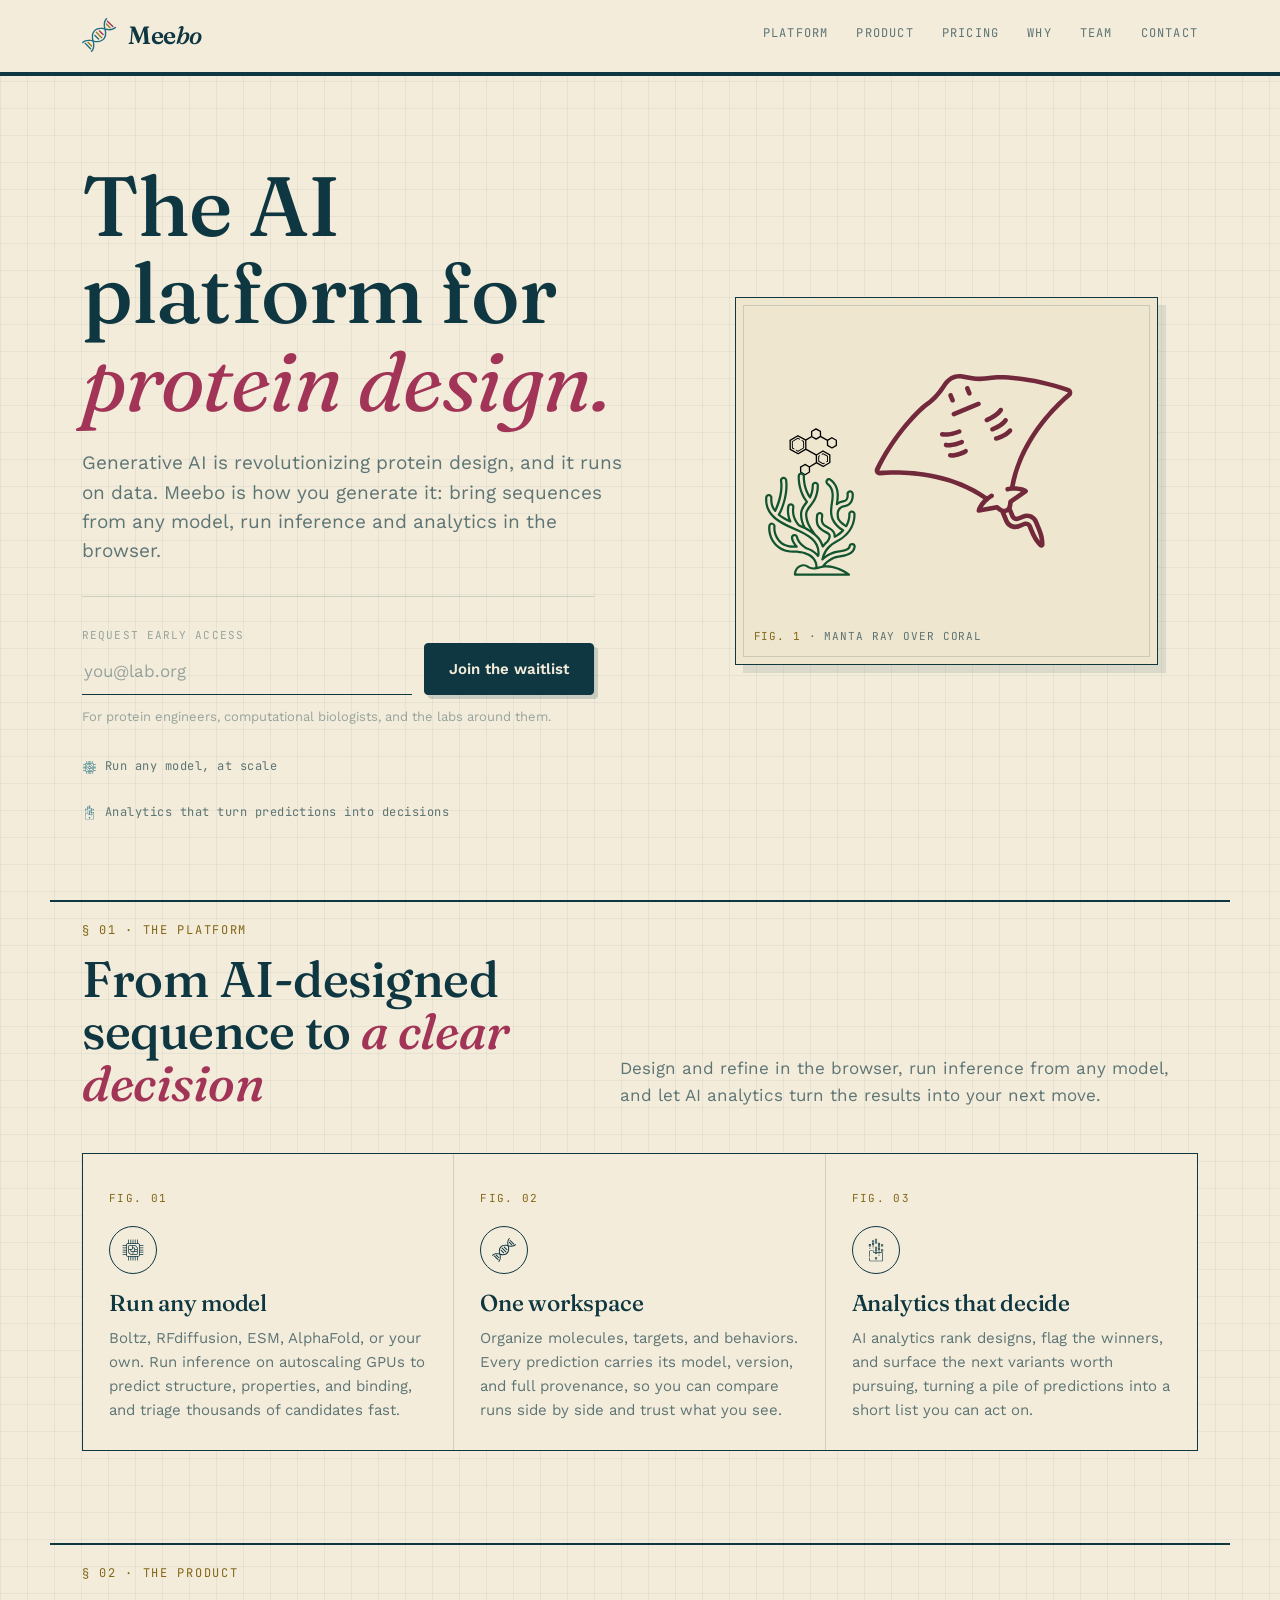
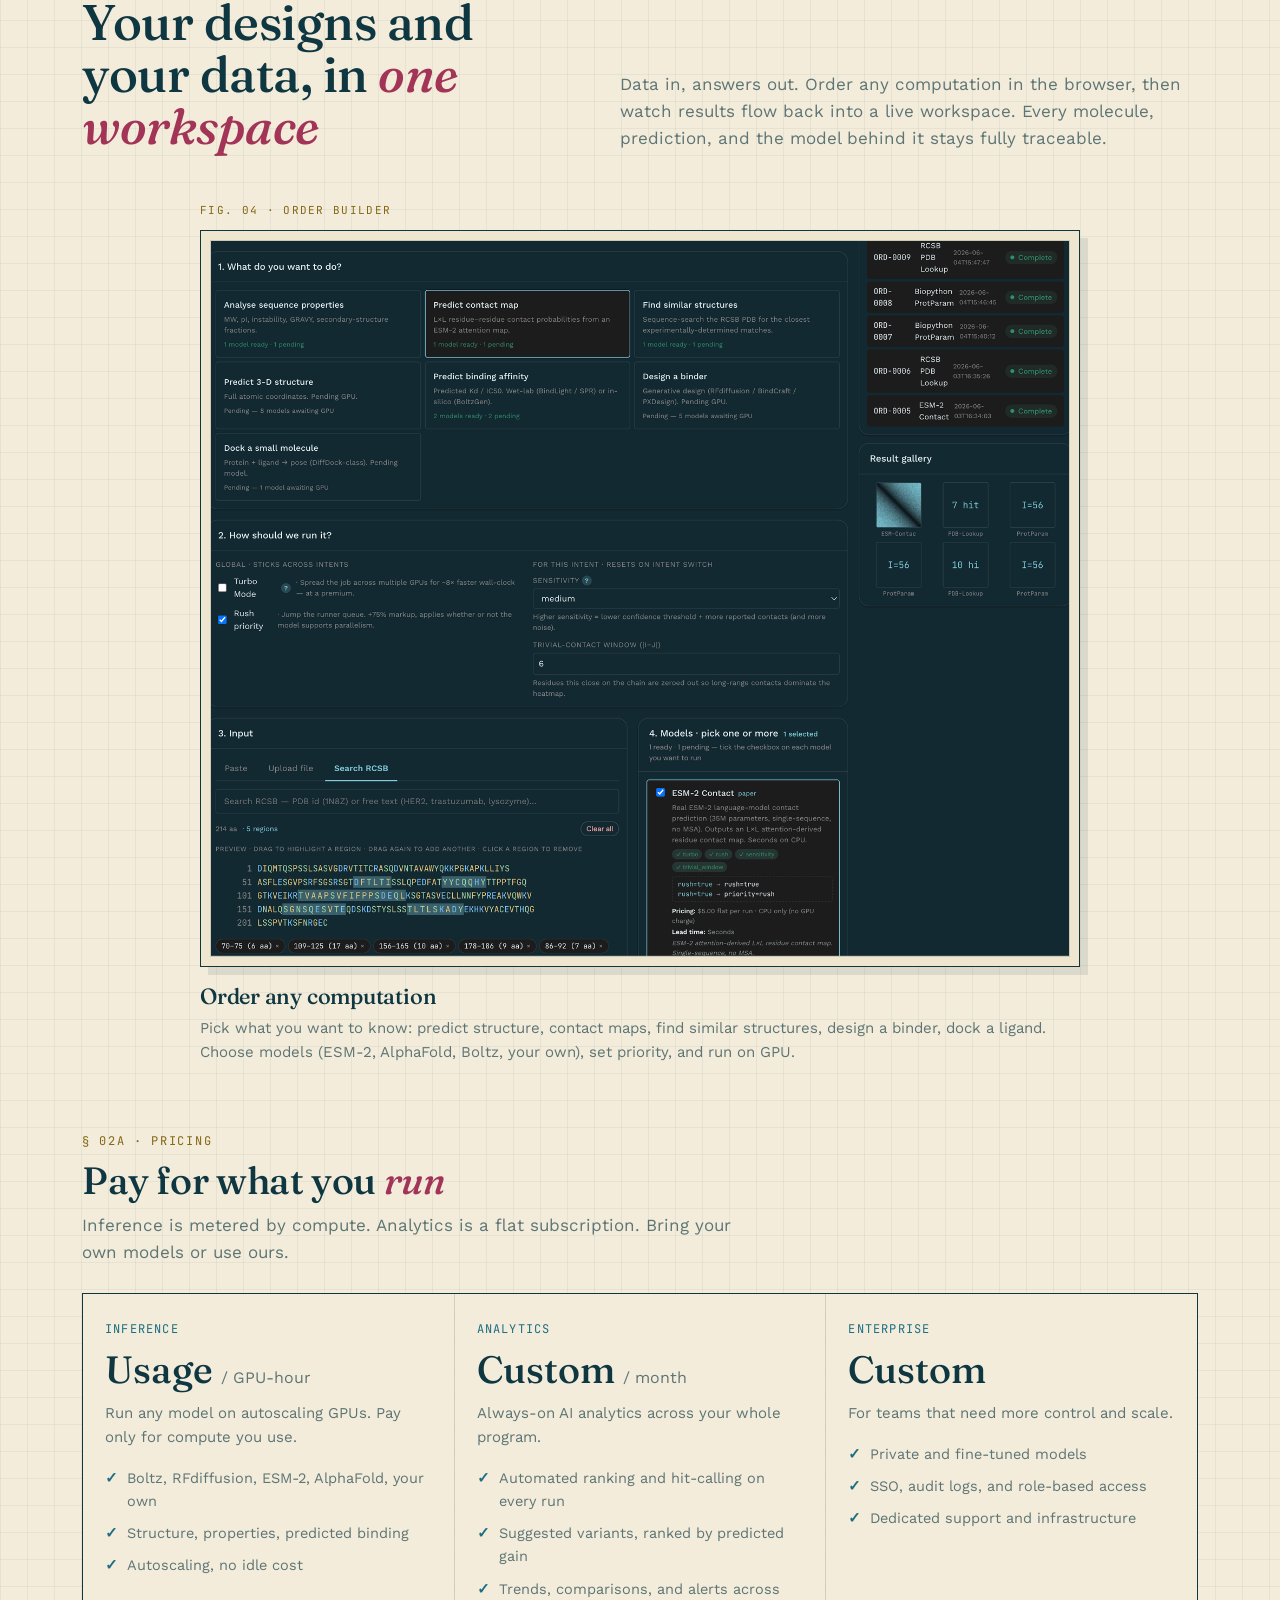
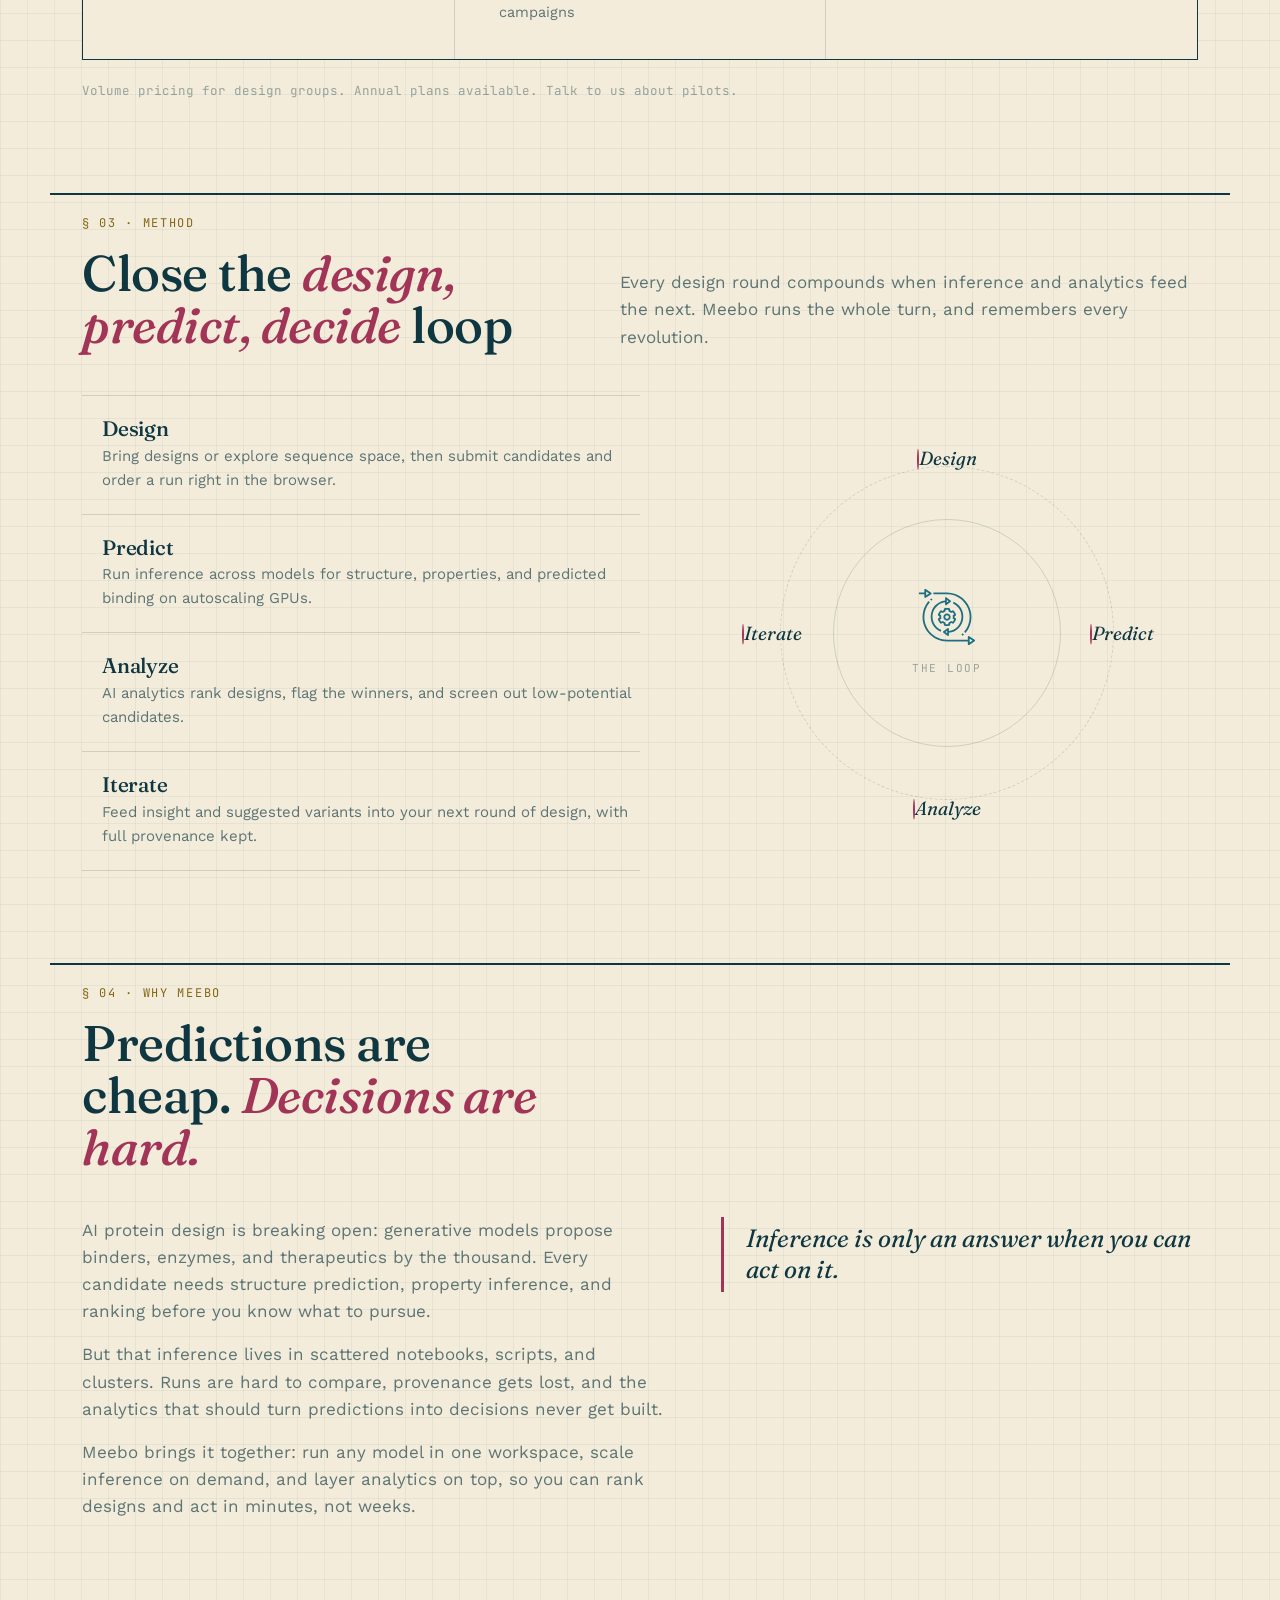
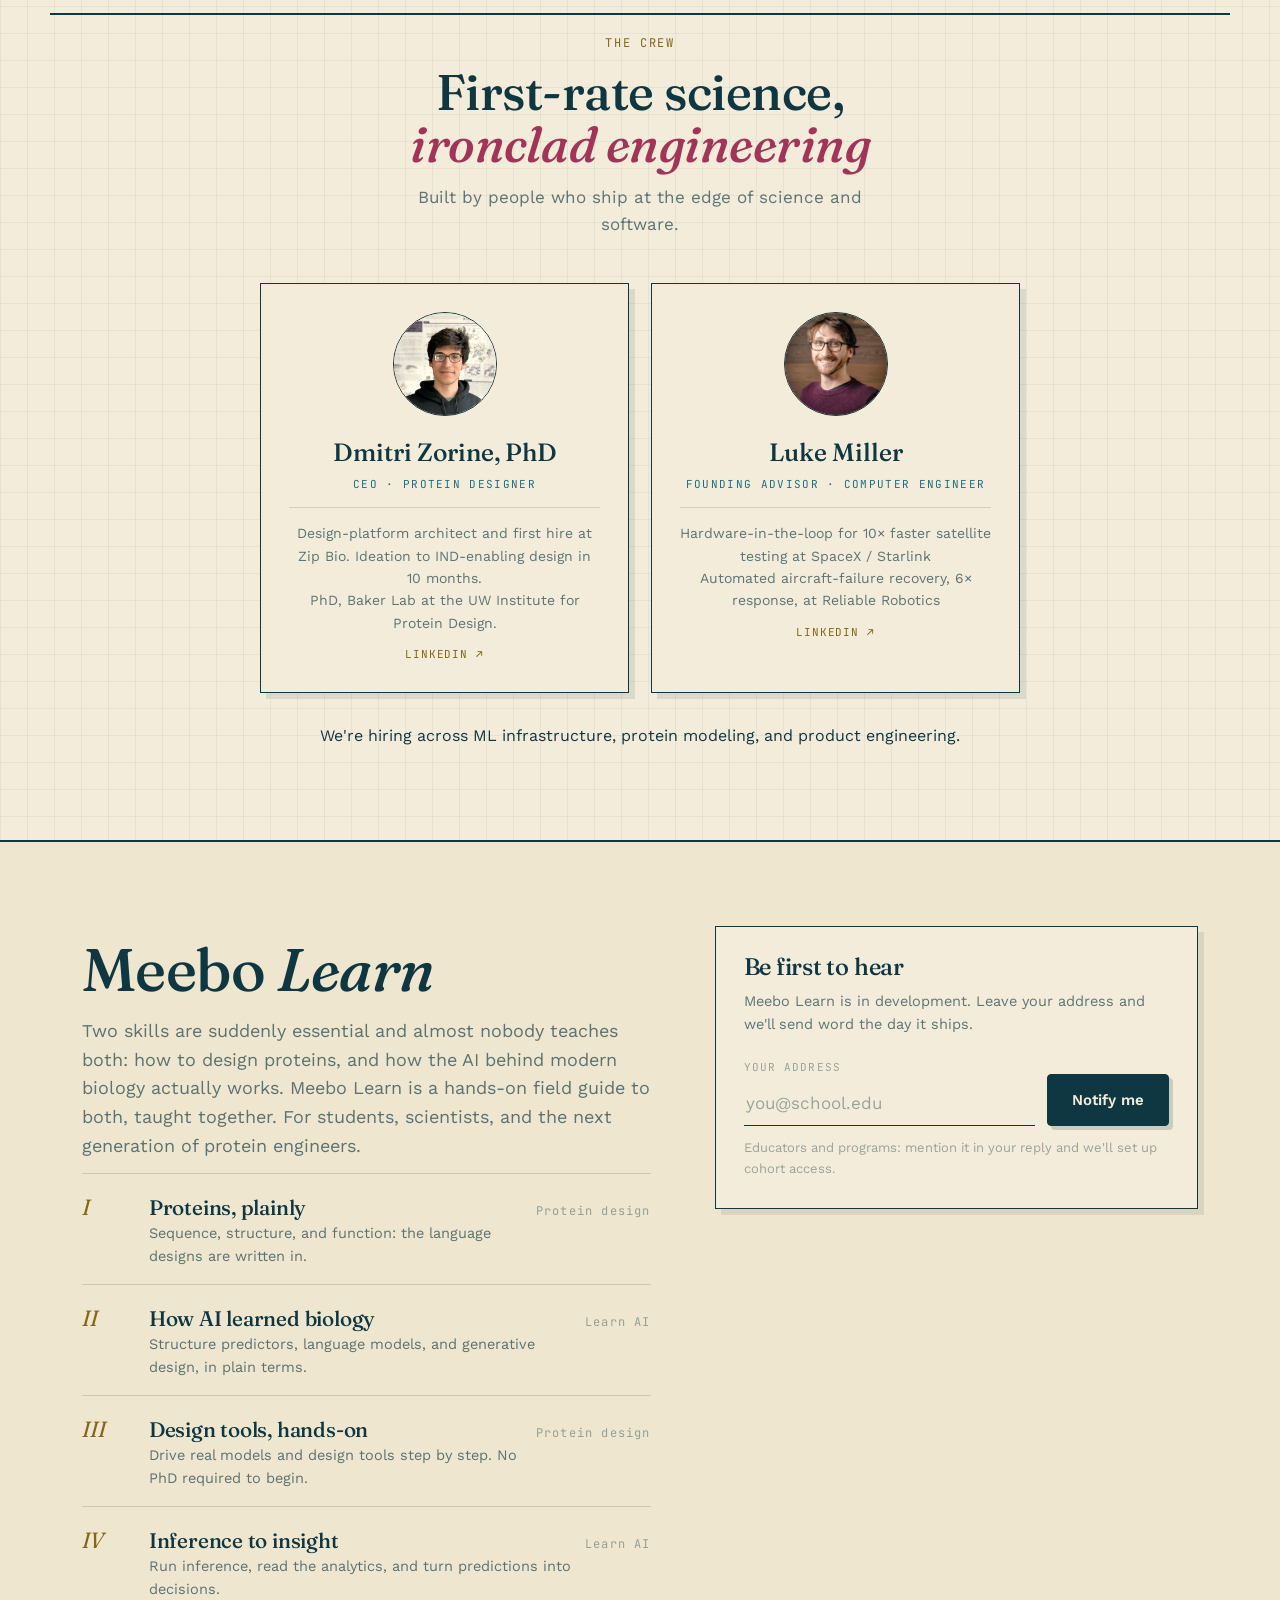
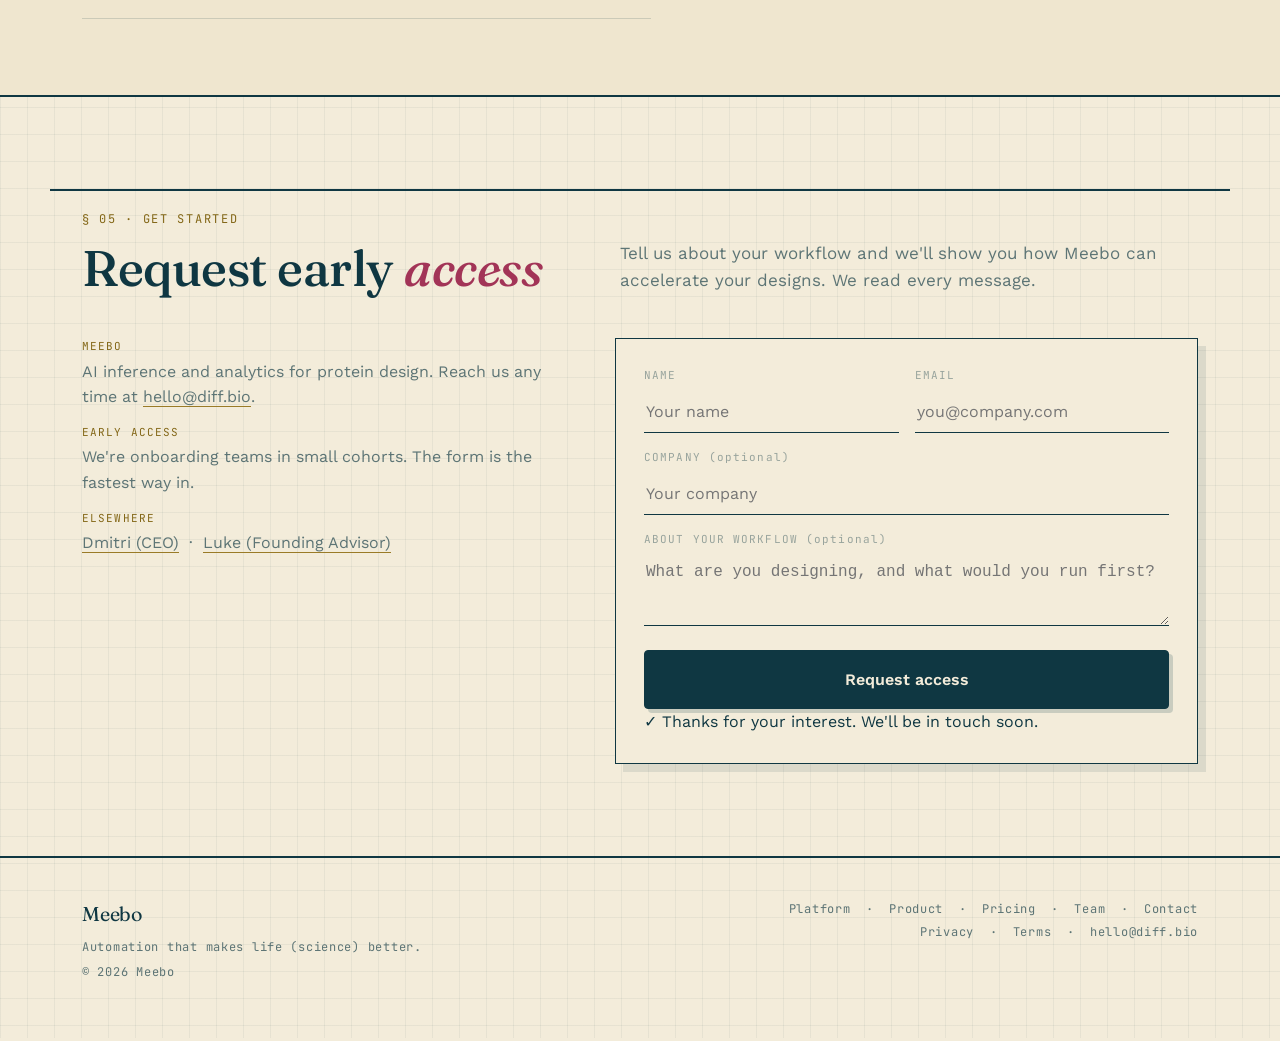
<file: index.html>
<!doctype html>
<html lang="en">
<head>
  <meta charset="UTF-8">
  <meta name="viewport" content="width=device-width, initial-scale=1">
  <title>Meebo</title>
  <meta name="description" content="Meebo is the AI platform for protein design. Run inference from any model (Boltz, RFdiffusion, ESM, AlphaFold) in one workspace, and turn predictions into decisions with built-in analytics.">
  <meta property="og:title" content="Meebo · The AI platform for protein design">
  <meta property="og:description" content="Run inference from any model in one workspace and turn predictions into decisions with built-in analytics. The AI platform for protein design.">
  <meta property="og:type" content="website">
  <link rel="icon" href="favicon.svg" type="image/svg+xml">
  <link rel="preconnect" href="https://fonts.googleapis.com">
  <link rel="preconnect" href="https://fonts.gstatic.com" crossorigin>
  <link href="https://fonts.googleapis.com/css2?family=Fraunces:ital,opsz,wght,SOFT,WONK@0,9..144,400,0,0;0,9..144,500,0,0;0,9..144,600,0,0;1,9..144,400,0,0;1,9..144,500,0,0&family=Work+Sans:wght@400;500;600&family=JetBrains+Mono:wght@400;500&display=swap" rel="stylesheet">
  <link rel="stylesheet" href="landing.css">
</head>
<body id="top">

<!-- ===== Masthead nav ===== -->
<header class="nav">
  <div class="wrap nav-inner">
    <a class="brand" href="#top" aria-label="Meebo home">
      <span class="mark">
        <svg viewBox="0 0 533.159 533.159" xmlns="http://www.w3.org/2000/svg" aria-hidden="true">
          <path d="M529.826 141.065C525.383 136.622 518.719 136.622 514.276 141.065C483.175 172.166 430.97 179.941 368.768 164.391C352.107 102.189 360.993 51.0943 392.094 18.8827C396.537 14.4397 396.537 7.77522 392.094 3.33223C387.651 -1.11075 380.986 -1.11075 376.543 3.33223C342.11 38.8761 331.003 93.3027 345.442 157.726C326.56 153.283 309.898 152.172 293.237 152.172C244.364 152.172 205.488 169.944 179.941 202.156C153.283 236.589 146.619 287.683 158.837 345.442C93.3027 331.003 38.8761 342.11 4.44298 376.543C0 380.986 0 387.651 4.44298 392.094C8.88597 396.537 15.5504 396.537 19.9934 392.094C51.0944 360.993 103.299 353.217 165.501 368.768C182.162 430.97 173.277 482.064 142.176 514.276C137.733 518.719 137.733 525.383 142.176 529.826C144.397 532.048 146.619 533.158 149.951 533.158C153.283 533.158 155.505 532.048 157.726 529.826C192.159 494.282 203.267 439.856 188.827 375.432C207.71 379.875 224.371 380.986 241.032 380.986C289.905 380.986 328.781 363.214 354.328 331.003C380.986 296.569 387.651 245.475 375.432 187.716C394.315 192.159 412.087 194.381 428.748 194.381C470.957 194.381 505.39 182.162 530.937 156.615C534.269 153.283 534.269 145.508 529.826 141.065ZM336.556 317.674C316.563 344.332 283.24 358.771 241.032 358.771C223.26 358.771 203.267 356.55 182.162 350.996C167.723 295.459 173.277 246.586 196.602 215.485C216.596 188.827 249.918 174.387 292.126 174.387C309.898 174.387 329.892 176.609 350.996 182.162C365.436 237.7 359.882 286.573 336.556 317.674Z" fill="#1d6e83"/>
          <path d="M390.983 57.7588L475.4 142.176C477.621 144.397 480.953 145.508 483.175 145.508C486.507 145.508 488.729 144.397 490.95 142.176C495.393 137.733 495.393 131.068 490.95 126.625L406.533 42.2084C402.09 37.7654 395.426 37.7654 390.983 42.2084C387.651 46.6514 387.651 53.3158 390.983 57.7588Z" fill="#a23457"/>
          <path d="M374.322 85.5275C369.879 89.9705 369.879 96.635 374.322 101.078L432.081 158.837C434.302 161.058 437.634 162.169 439.856 162.169C443.188 162.169 445.41 161.058 447.631 158.837C452.074 154.394 452.074 147.729 447.631 143.286L389.872 85.5275C385.429 81.0845 378.765 81.0845 374.322 85.5275Z" fill="#9a7b27"/>
          <path d="M142.176 474.289L57.7588 389.872C53.3158 385.429 46.6514 385.429 42.2084 389.872C37.7654 394.315 37.7654 400.98 42.2084 405.423L126.625 489.839C128.847 492.061 132.179 493.172 134.4 493.172C136.622 493.172 139.954 492.061 142.176 489.839C146.619 486.507 146.619 478.732 142.176 474.289Z" fill="#1d6e83"/>
          <path d="M151.062 449.852C154.394 449.852 156.615 448.742 158.837 446.52C163.28 442.077 163.28 435.413 158.837 430.97L101.078 373.211C96.635 368.768 89.9705 368.768 85.5275 373.211C81.0845 377.654 81.0845 384.318 85.5275 388.761L143.286 446.52C145.508 448.742 148.84 449.852 151.062 449.852Z" fill="#9a7b27"/>
          <path d="M232.146 216.596C227.703 212.153 221.039 212.153 216.596 216.596C212.153 221.039 212.153 227.703 216.596 232.146L301.012 316.563C303.234 318.784 306.566 319.895 308.788 319.895C312.12 319.895 314.341 318.784 316.563 316.563C321.006 312.12 321.006 305.455 316.563 301.012L232.146 216.596Z" fill="#9a7b27"/>
          <path d="M209.931 265.469C205.488 261.026 198.824 261.026 194.381 265.469C189.938 269.911 189.938 276.576 194.381 281.019L252.14 338.778C254.361 340.999 257.693 342.11 259.915 342.11C263.247 342.11 265.468 340.999 267.69 338.778C272.133 334.335 272.133 327.67 267.69 323.227L209.931 265.469Z" fill="#1d6e83"/>
          <path d="M281.019 194.381C276.576 189.938 269.911 189.938 265.469 194.381C261.026 198.824 261.026 205.488 265.469 209.931L323.227 267.69C325.449 269.911 328.781 271.022 331.003 271.022C333.224 271.022 336.556 269.911 338.778 267.69C343.221 263.247 343.221 256.583 338.778 252.14L281.019 194.381Z" fill="#a23457"/>
        </svg>
      </span>
      <span class="word">Mee<b>bo</b></span>
    </a>
    <nav class="nav-links">
      <a href="#platform">Platform</a>
      <a href="#product">Product</a>
      <a href="#pricing">Pricing</a>
      <a href="#why">Why</a>
      <a href="#team">Team</a>
      <a href="#contact">Contact</a>
    </nav>
  </div>
</header>

<main>

  <!-- ===== Hero ===== -->
  <section class="hero">
    <div class="wrap hero-grid">
      <div>
        <h1>The AI platform for <em>protein design.</em></h1>
        <p class="lede">
          Generative AI is revolutionizing protein design, and it runs on data. Meebo is how you
          generate it: bring sequences from any model, run inference and analytics in the browser.
        </p>
        <div class="rule"></div>

        <div class="access" id="request">
          <form id="waitlist-form-hero" data-list="product">
            <div class="field">
              <label for="email-hero">Request early access</label>
              <input id="email-hero" type="email" name="email" placeholder="you@lab.org" autocomplete="email" required>
            </div>
            <button class="btn btn-primary" type="submit">Join the waitlist</button>
          </form>
          <div class="ok">✓ Logged. You're on the early-access list. We'll be in touch as berths open.</div>
          <p class="note">For protein engineers, computational biologists, and the labs around them.</p>
        </div>

        <div class="marks">
          <span><i class="ico" data-ico="cpu"></i> Run any model, at scale</span>
          <span><i class="ico" data-ico="dataflow"></i> Analytics that turn predictions into decisions</span>
        </div>
      </div>

      <figure class="plate-fig">
        <img src="svgs/mantaray-coral.svg" alt="Manta ray and coral, a Meebo specimen plate">
        <figcaption class="cap">
          <span><em>Fig. 1</em> · Manta ray over coral</span>
        </figcaption>
      </figure>
    </div>
  </section>

  <!-- ===== Platform ===== -->
  <section id="platform">
    <div class="wrap band">
      <div class="sec-head">
        <div class="h">
          <span class="sec-no">§ 01 · The Platform</span>
          <h2>From AI-designed sequence to <em>a clear decision</em></h2>
        </div>
        <p class="blurb">Design and refine in the browser, run inference from any model, and let AI
          analytics turn the results into your next move.</p>
      </div>

      <div class="plates">
        <div class="plate">
          <span class="fig">FIG. 01</span>
          <div class="ico-box"><i class="ico" data-ico="cpu"></i></div>
          <h3>Run any model</h3>
          <p>Boltz, RFdiffusion, ESM, AlphaFold, or your own. Run inference on autoscaling GPUs to
            predict structure, properties, and binding, and triage thousands of candidates fast.</p>
        </div>
        <div class="plate">
          <span class="fig">FIG. 02</span>
          <div class="ico-box"><i class="ico" data-ico="dna"></i></div>
          <h3>One workspace</h3>
          <p>Organize molecules, targets, and behaviors. Every prediction carries its model, version,
            and full provenance, so you can compare runs side by side and trust what you see.</p>
        </div>
        <div class="plate">
          <span class="fig">FIG. 03</span>
          <div class="ico-box"><i class="ico" data-ico="dataflow"></i></div>
          <h3>Analytics that decide</h3>
          <p>AI analytics rank designs, flag the winners, and surface the next variants worth
            pursuing, turning a pile of predictions into a short list you can act on.</p>
        </div>
      </div>
    </div>
  </section>

  <!-- ===== Product ===== -->
  <section id="product">
    <div class="wrap band">
      <div class="sec-head">
        <div class="h">
          <span class="sec-no">§ 02 · The Product</span>
          <h2>Your designs and your data, in <em>one workspace</em></h2>
        </div>
        <p class="blurb">Data in, answers out. Order any computation in the browser, then watch
          results flow back into a live workspace. Every molecule, prediction, and the model behind
          it stays fully traceable.</p>
      </div>
      <div class="shots" style="grid-template-columns:1fr;max-width:880px;margin:0 auto">
        <figure class="shot">
          <span class="fig">FIG. 04 · Order builder</span>
          <div class="frame"><img src="images/product-order.png" alt="Meebo order builder: choosing what to predict, how to run it, the input sequence, and which models to use" loading="lazy"></div>
          <h3>Order any computation</h3>
          <p>Pick what you want to know: predict structure, contact maps, find similar structures,
            design a binder, dock a ligand. Choose models (ESM-2, AlphaFold, Boltz, your own), set
            priority, and run on GPU.</p>
        </figure>
      </div>

      <!-- Pricing -->
      <div id="pricing" class="pricing-head">
        <span class="sec-no">§ 02a · Pricing</span>
        <h3>Pay for what you <em>run</em></h3>
        <p>Inference is metered by compute. Analytics is a flat subscription. Bring your own models
          or use ours.</p>
      </div>

      <div class="pricing">
        <div class="price">
          <div class="pname">Inference</div>
          <div class="amt">Usage <small>/ GPU-hour</small></div>
          <p class="desc">Run any model on autoscaling GPUs. Pay only for compute you use.</p>
          <ul>
            <li>Boltz, RFdiffusion, ESM-2, AlphaFold, your own</li>
            <li>Structure, properties, predicted binding</li>
            <li>Autoscaling, no idle cost</li>
          </ul>
        </div>
        <div class="price">
          <div class="pname">Analytics</div>
          <div class="amt">Custom <small>/ month</small></div>
          <p class="desc">Always-on AI analytics across your whole program.</p>
          <ul>
            <li>Automated ranking and hit-calling on every run</li>
            <li>Suggested variants, ranked by predicted gain</li>
            <li>Trends, comparisons, and alerts across campaigns</li>
          </ul>
        </div>
        <div class="price">
          <div class="pname">Enterprise</div>
          <div class="amt">Custom</div>
          <p class="desc">For teams that need more control and scale.</p>
          <ul>
            <li>Private and fine-tuned models</li>
            <li>SSO, audit logs, and role-based access</li>
            <li>Dedicated support and infrastructure</li>
          </ul>
        </div>
      </div>
      <p class="price-note">Volume pricing for design groups. Annual plans available. Talk to us
        about pilots.</p>
    </div>
  </section>

  <!-- ===== Method ===== -->
  <section id="method">
    <div class="wrap band">
      <div class="sec-head">
        <div class="h">
          <span class="sec-no">§ 03 · Method</span>
          <h2>Close the <em>design, predict, decide</em> loop</h2>
        </div>
        <p class="blurb">Every design round compounds when inference and analytics feed the next.
          Meebo runs the whole turn, and remembers every revolution.</p>
      </div>

      <div class="method-grid">
        <div class="steps">
          <div class="step"><span class="n"></span><div><h3>Design</h3><p>Bring designs or explore sequence space, then submit candidates and order a run right in the browser.</p></div></div>
          <div class="step"><span class="n"></span><div><h3>Predict</h3><p>Run inference across models for structure, properties, and predicted binding on autoscaling GPUs.</p></div></div>
          <div class="step"><span class="n"></span><div><h3>Analyze</h3><p>AI analytics rank designs, flag the winners, and screen out low-potential candidates.</p></div></div>
          <div class="step"><span class="n"></span><div><h3>Iterate</h3><p>Feed insight and suggested variants into your next round of design, with full provenance kept.</p></div></div>
        </div>

        <div class="compass" aria-hidden="true">
          <span class="disc"></span>
          <span class="disc d2"></span>
          <div class="node t"><span class="pt"></span><span class="nm">Design</span></div>
          <div class="node r"><span class="pt"></span><span class="nm">Predict</span></div>
          <div class="node b"><span class="pt"></span><span class="nm">Analyze</span></div>
          <div class="node l"><span class="pt"></span><span class="nm">Iterate</span></div>
          <div class="hub"><div><i class="ico" data-ico="loop"></i><div class="lbl">The loop</div></div></div>
        </div>
      </div>
    </div>
  </section>

  <!-- ===== Why ===== -->
  <section id="why">
    <div class="wrap band">
      <div class="sec-head">
        <div class="h">
          <span class="sec-no">§ 04 · Why Meebo</span>
          <h2>Predictions are cheap. <em>Decisions are hard.</em></h2>
        </div>
      </div>

      <div class="why-grid">
        <div class="why">
          <p>AI protein design is breaking open: generative models propose binders, enzymes, and
            therapeutics by the thousand. Every candidate needs structure prediction, property
            inference, and ranking before you know what to pursue.</p>
          <p>But that inference lives in scattered notebooks, scripts, and clusters. Runs are hard to
            compare, provenance gets lost, and the analytics that should turn predictions into
            decisions never get built.</p>
          <p>Meebo brings it together: run any model in one workspace, scale inference on demand, and
            layer analytics on top, so you can rank designs and act in minutes, not weeks.</p>
        </div>
        <div>
          <div class="pullquote"><q>Inference is only an answer when you can act on it.</q></div>
        </div>
      </div>
    </div>
  </section>

  <!-- ===== Team ===== -->
  <section id="team">
    <div class="wrap band">
      <div class="sec-head" style="justify-content:center;text-align:center">
        <div class="h" style="margin:0 auto">
          <span class="sec-no">The Crew</span>
          <h2>First-rate science, <em>ironclad engineering</em></h2>
          <p class="blurb" style="margin-left:auto;margin-right:auto">Built by people who ship at the edge of science and software.</p>
        </div>
      </div>

      <div class="crew">
        <a class="member" href="https://www.linkedin.com/in/dzorine/" target="_blank" rel="noopener noreferrer">
          <img class="ph" src="images/dmitri.png" alt="Dmitri Zorine">
          <div class="nm">Dmitri Zorine, PhD</div>
          <div class="role">CEO · Protein Designer</div>
          <div class="bg">
            <p>Design-platform architect and first hire at Zip Bio. Ideation to IND-enabling design in 10 months.</p>
            <p>PhD, Baker Lab at the UW Institute for Protein Design.</p>
          </div>
          <div class="li">LinkedIn ↗</div>
        </a>
        <a class="member" href="https://www.linkedin.com/in/lukemillerrobotics/" target="_blank" rel="noopener noreferrer">
          <img class="ph" src="images/luke.png" alt="Luke Miller">
          <div class="nm">Luke Miller</div>
          <div class="role">Founding Advisor · Computer Engineer</div>
          <div class="bg">
            <p>Hardware-in-the-loop for 10× faster satellite testing at SpaceX / Starlink</p>
            <p>Automated aircraft-failure recovery, 6× response, at Reliable Robotics</p>
          </div>
          <div class="li">LinkedIn ↗</div>
        </a>
      </div>
      <p class="blurb" style="text-align:center;margin:30px auto 0">We're hiring across ML
        infrastructure, protein modeling, and product engineering.</p>
    </div>
  </section>

  <!-- ===== Learn (the trailer) ===== -->
  <section class="learn" id="learn" style="padding-bottom:76px">
    <div class="wrap">
      <div class="learn-grid">
        <div>
          <h2>Meebo <em>Learn</em></h2>
          <p class="blurb">Two skills are suddenly essential and almost nobody teaches both: how to
            design proteins, and how the AI behind modern biology actually works. Meebo Learn is a
            hands-on field guide to both, taught together. For students, scientists, and the next
            generation of protein engineers.</p>

          <div class="toc">
            <div class="toc-row">
              <span class="rn">I</span>
              <div class="body"><h3>Proteins, plainly</h3><p>Sequence, structure, and function: the language designs are written in.</p></div>
              <span class="pg">Protein design</span>
            </div>
            <div class="toc-row">
              <span class="rn">II</span>
              <div class="body"><h3>How AI learned biology</h3><p>Structure predictors, language models, and generative design, in plain terms.</p></div>
              <span class="pg">Learn AI</span>
            </div>
            <div class="toc-row">
              <span class="rn">III</span>
              <div class="body"><h3>Design tools, hands-on</h3><p>Drive real models and design tools step by step. No PhD required to begin.</p></div>
              <span class="pg">Protein design</span>
            </div>
            <div class="toc-row">
              <span class="rn">IV</span>
              <div class="body"><h3>Inference to insight</h3><p>Run inference, read the analytics, and turn predictions into decisions.</p></div>
              <span class="pg">Learn AI</span>
            </div>
          </div>
        </div>

        <aside class="subcard">
          <h3>Be first to hear</h3>
          <p>Meebo Learn is in development. Leave your address and we'll send word the day it ships.</p>
          <div class="access" style="margin-top:22px">
            <form id="waitlist-form-learn" data-list="learn">
              <div class="field">
                <label for="email-learn">Your address</label>
                <input id="email-learn" type="email" name="email" placeholder="you@school.edu" autocomplete="email" required>
              </div>
              <button class="btn btn-primary" type="submit">Notify me</button>
            </form>
            <div class="ok">✓ Noted. You're on the Learn subscriber list.</div>
            <p class="note">Educators and programs: mention it in your reply and we'll set up cohort access.</p>
          </div>
        </aside>
      </div>
    </div>
  </section>

  <!-- ===== Contact ===== -->
  <section id="contact">
    <div class="wrap band">
      <div class="sec-head">
        <div class="h">
          <span class="sec-no">§ 05 · Get Started</span>
          <h2>Request early <em>access</em></h2>
        </div>
        <p class="blurb">Tell us about your workflow and we'll show you how Meebo can accelerate
          your designs. We read every message.</p>
      </div>

      <div class="contact-grid">
        <div class="contact-meta">
          <p><span class="lab">Meebo</span> AI inference and analytics for protein design. Reach us
            any time at <a href="mailto:hello@diff.bio">hello@diff.bio</a>.</p>
          <p><span class="lab">Early access</span> We're onboarding teams in small cohorts. The form
            is the fastest way in.</p>
          <p><span class="lab">Elsewhere</span>
            <a href="https://www.linkedin.com/in/dzorine/" target="_blank" rel="noopener noreferrer">Dmitri (CEO)</a> &nbsp;·&nbsp;
            <a href="https://www.linkedin.com/in/lukemillerrobotics/" target="_blank" rel="noopener noreferrer">Luke (Founding Advisor)</a>
          </p>
        </div>

        <div class="contact-card" id="contact-card">
          <form class="cform" id="contact-form" action="https://formspree.io/f/mnjbdpob" method="POST">
            <input type="text" name="_gotcha" style="display:none" tabindex="-1" autocomplete="off">
            <div class="row">
              <div class="cfield"><label for="c-name">Name</label><input id="c-name" type="text" name="name" placeholder="Your name" required></div>
              <div class="cfield"><label for="c-email">Email</label><input id="c-email" type="email" name="email" placeholder="you@company.com" autocomplete="email" required></div>
            </div>
            <div class="cfield"><label for="c-company">Company <span style="text-transform:none">(optional)</span></label><input id="c-company" type="text" name="company" placeholder="Your company"></div>
            <div class="cfield"><label for="c-msg">About your workflow <span style="text-transform:none">(optional)</span></label><textarea id="c-msg" name="message" rows="3" placeholder="What are you designing, and what would you run first?"></textarea></div>
            <button class="btn btn-primary btn-lg" type="submit">Request access</button>
          </form>
          <div class="ok">✓ Thanks for your interest. We'll be in touch soon.</div>
        </div>
      </div>
    </div>
  </section>

</main>

<!-- ===== Colophon ===== -->
<footer>
  <div class="wrap foot">
    <div>
      <div class="word">Meebo</div>
      <div style="margin-top:8px">Automation that makes life (science) better.</div>
      <div style="margin-top:6px">© <span id="year">2026</span> Meebo</div>
    </div>
    <div class="col-r">
      <div><a href="#platform">Platform</a> &nbsp;·&nbsp; <a href="#product">Product</a> &nbsp;·&nbsp; <a href="#pricing">Pricing</a> &nbsp;·&nbsp; <a href="#team">Team</a> &nbsp;·&nbsp; <a href="#contact">Contact</a></div>
      <div><a href="privacy.html">Privacy</a> &nbsp;·&nbsp; <a href="terms.html">Terms</a> &nbsp;·&nbsp; <a href="mailto:hello@diff.bio">hello@diff.bio</a></div>
    </div>
  </div>
</footer>

<script>
  // Tint silhouette icons to currentColor via CSS mask.
  document.querySelectorAll('[data-ico]').forEach(function (el) {
    var url = "url('svgs/" + el.dataset.ico + ".svg')";
    el.style.webkitMaskImage = url;
    el.style.maskImage = url;
  });

  document.getElementById('year').textContent = new Date().getFullYear();

  // Waitlist capture. Set window.MEEBO_WAITLIST_ENDPOINT (or wire a /api/waitlist route)
  // to POST {email, list}. Until then it stores locally and shows success so the page is
  // fully functional for demos and grant reviews.
  var ENDPOINT = window.MEEBO_WAITLIST_ENDPOINT || null;

  document.querySelectorAll('form[id^="waitlist-form"]').forEach(function (form) {
    form.addEventListener('submit', function (e) {
      e.preventDefault();
      var input = form.querySelector('input[name="email"]');
      var email = input.value.trim();
      if (!email) return;
      var list = form.dataset.list || 'product';

      try {
        var key = 'meebo_waitlist';
        var all = JSON.parse(localStorage.getItem(key) || '[]');
        all.push({ email: email, list: list, at: new Date().toISOString() });
        localStorage.setItem(key, JSON.stringify(all));
      } catch (_) {}

      var done = function () { form.closest('.access').classList.add('done'); };
      if (ENDPOINT) {
        fetch(ENDPOINT, {
          method: 'POST',
          headers: { 'Content-Type': 'application/json', 'Accept': 'application/json' },
          body: JSON.stringify({ email: email, list: list })
        }).then(done).catch(done);
      } else { done(); }
    });
  });

  // Contact form: submits to Formspree via fetch, shows success in place.
  var cform = document.getElementById('contact-form');
  if (cform) {
    cform.addEventListener('submit', function (e) {
      e.preventDefault();
      var card = document.getElementById('contact-card');
      fetch(cform.action, {
        method: 'POST',
        body: new FormData(cform),
        headers: { Accept: 'application/json' }
      }).then(function () { card.classList.add('done'); })
        .catch(function () { card.classList.add('done'); });
    });
  }
</script>
</body>
</html>
</file>
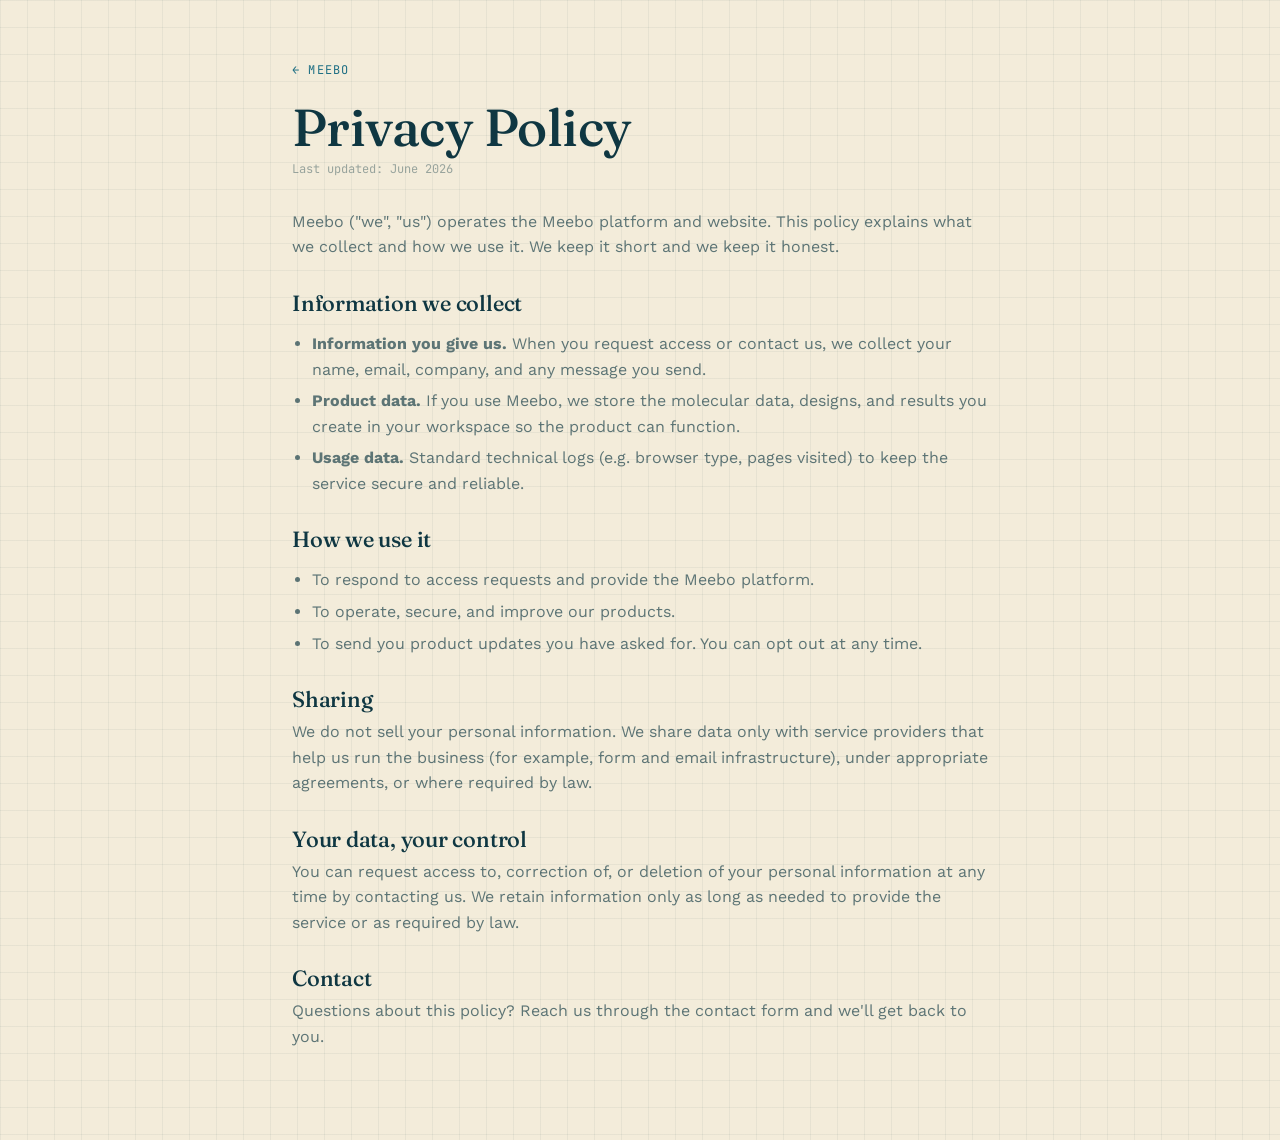
<file: privacy.html>
<!doctype html>
<html lang="en">
<head>
  <meta charset="UTF-8">
  <meta name="viewport" content="width=device-width, initial-scale=1">
  <title>Privacy Policy · Meebo</title>
  <link rel="icon" href="favicon.svg" type="image/svg+xml">
  <link href="https://fonts.googleapis.com/css2?family=Fraunces:ital,opsz,wght,SOFT,WONK@0,9..144,400,0,0;0,9..144,500,0,0;1,9..144,400,0,0&family=Work+Sans:wght@400;500;600&family=JetBrains+Mono:wght@400;500&display=swap" rel="stylesheet">
  <link rel="stylesheet" href="landing.css">
  <style>
    .legal { max-width: 760px; margin: 0 auto; padding: 56px 32px 90px; }
    .legal a.back { font-family: var(--mono); font-size: 12px; letter-spacing: 0.1em; text-transform: uppercase; color: var(--teal); }
    .legal h1 { font-size: clamp(34px,5vw,52px); margin: 18px 0 6px; font-weight: 500; }
    .legal .upd { font-family: var(--mono); font-size: 12px; color: var(--ink-faint); margin-bottom: 30px; }
    .legal h2 { font-size: 22px; margin: 32px 0 8px; font-weight: 500; }
    .legal p, .legal li { color: var(--ink-soft); font-size: 16px; }
    .legal ul { padding-left: 20px; }
    .legal li { margin: 6px 0; }
  </style>
</head>
<body>
<div class="legal">
  <a class="back" href="index.html">← Meebo</a>
  <h1>Privacy Policy</h1>
  <p class="upd">Last updated: June 2026</p>

  <p>Meebo ("we", "us") operates the Meebo platform and website. This policy explains what we
    collect and how we use it. We keep it short and we keep it honest.</p>

  <h2>Information we collect</h2>
  <ul>
    <li><strong>Information you give us.</strong> When you request access or contact us, we collect your name, email, company, and any message you send.</li>
    <li><strong>Product data.</strong> If you use Meebo, we store the molecular data, designs, and results you create in your workspace so the product can function.</li>
    <li><strong>Usage data.</strong> Standard technical logs (e.g. browser type, pages visited) to keep the service secure and reliable.</li>
  </ul>

  <h2>How we use it</h2>
  <ul>
    <li>To respond to access requests and provide the Meebo platform.</li>
    <li>To operate, secure, and improve our products.</li>
    <li>To send you product updates you have asked for. You can opt out at any time.</li>
  </ul>

  <h2>Sharing</h2>
  <p>We do not sell your personal information. We share data only with service providers that help
    us run the business (for example, form and email infrastructure), under appropriate agreements,
    or where required by law.</p>

  <h2>Your data, your control</h2>
  <p>You can request access to, correction of, or deletion of your personal information at any time
    by contacting us. We retain information only as long as needed to provide the service or as
    required by law.</p>

  <h2>Contact</h2>
  <p>Questions about this policy? Reach us through the <a href="index.html#contact">contact form</a>
    and we'll get back to you.</p>
</div>
</body>
</html>
</file>
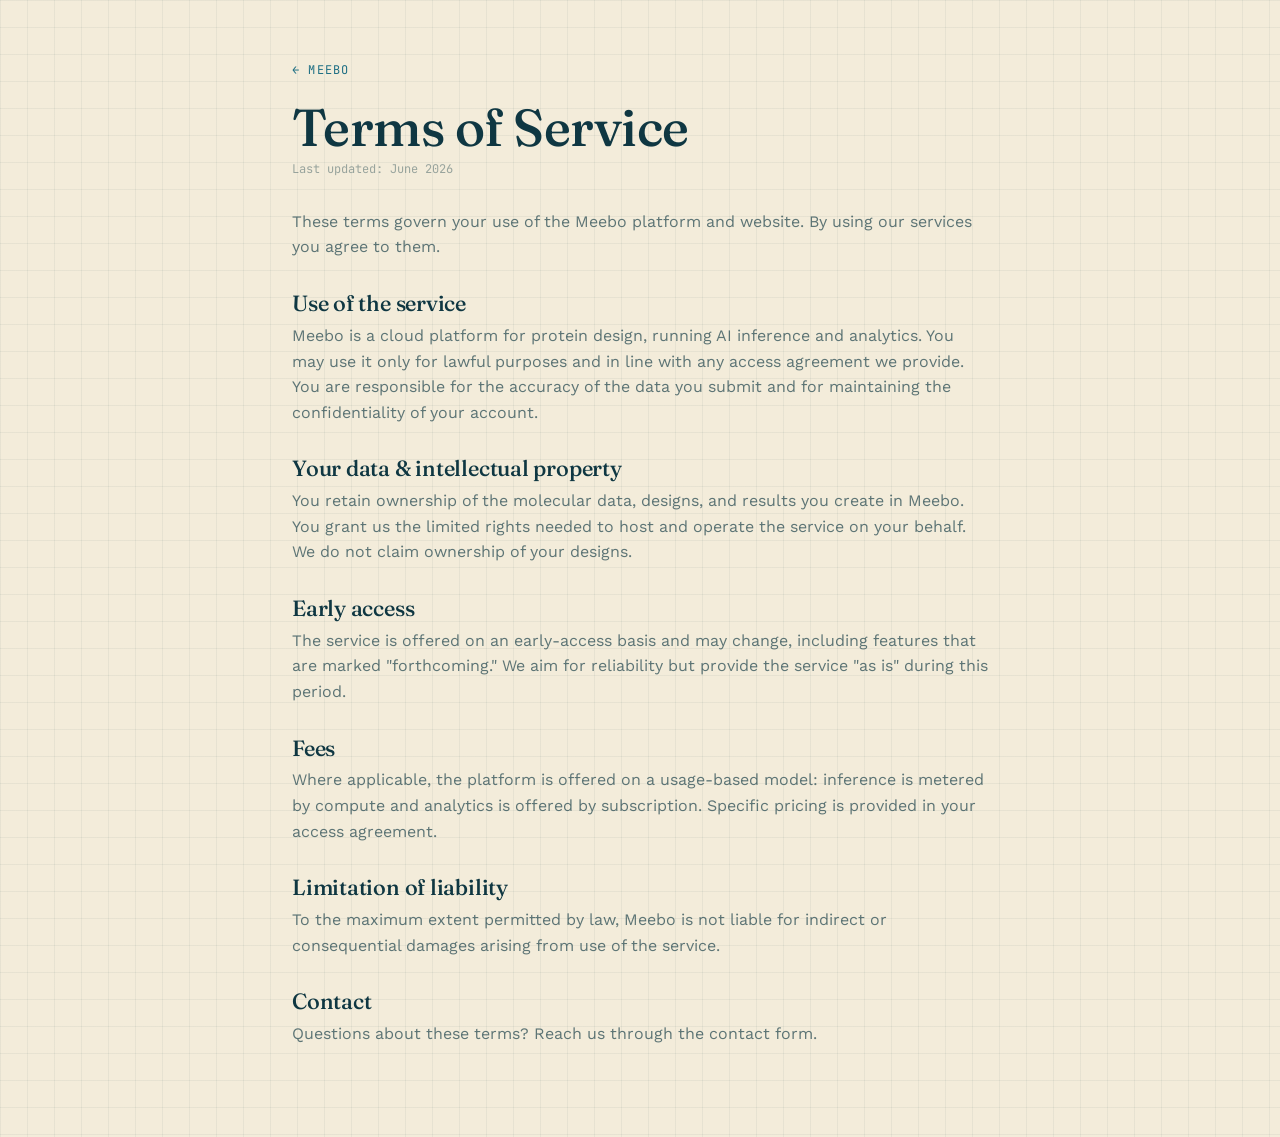
<file: terms.html>
<!doctype html>
<html lang="en">
<head>
  <meta charset="UTF-8">
  <meta name="viewport" content="width=device-width, initial-scale=1">
  <title>Terms of Service · Meebo</title>
  <link rel="icon" href="favicon.svg" type="image/svg+xml">
  <link href="https://fonts.googleapis.com/css2?family=Fraunces:ital,opsz,wght,SOFT,WONK@0,9..144,400,0,0;0,9..144,500,0,0;1,9..144,400,0,0&family=Work+Sans:wght@400;500;600&family=JetBrains+Mono:wght@400;500&display=swap" rel="stylesheet">
  <link rel="stylesheet" href="landing.css">
  <style>
    .legal { max-width: 760px; margin: 0 auto; padding: 56px 32px 90px; }
    .legal a.back { font-family: var(--mono); font-size: 12px; letter-spacing: 0.1em; text-transform: uppercase; color: var(--teal); }
    .legal h1 { font-size: clamp(34px,5vw,52px); margin: 18px 0 6px; font-weight: 500; }
    .legal .upd { font-family: var(--mono); font-size: 12px; color: var(--ink-faint); margin-bottom: 30px; }
    .legal h2 { font-size: 22px; margin: 32px 0 8px; font-weight: 500; }
    .legal p, .legal li { color: var(--ink-soft); font-size: 16px; }
    .legal ul { padding-left: 20px; }
    .legal li { margin: 6px 0; }
  </style>
</head>
<body>
<div class="legal">
  <a class="back" href="index.html">← Meebo</a>
  <h1>Terms of Service</h1>
  <p class="upd">Last updated: June 2026</p>

  <p>These terms govern your use of the Meebo platform and website. By using our services you
    agree to them.</p>

  <h2>Use of the service</h2>
  <p>Meebo is a cloud platform for protein design, running AI inference and analytics. You may use it
    only for lawful purposes and in line with any access agreement we provide. You are responsible for
    the accuracy of the data you submit and for maintaining the confidentiality of your account.</p>

  <h2>Your data &amp; intellectual property</h2>
  <p>You retain ownership of the molecular data, designs, and results you create in Meebo. You grant
    us the limited rights needed to host and operate the service on your behalf. We do not claim
    ownership of your designs.</p>

  <h2>Early access</h2>
  <p>The service is offered on an early-access basis and may change, including features that are
    marked "forthcoming." We aim for reliability but provide the service "as is" during this period.</p>

  <h2>Fees</h2>
  <p>Where applicable, the platform is offered on a usage-based model: inference is metered by
    compute and analytics is offered by subscription. Specific pricing is provided in your access
    agreement.</p>

  <h2>Limitation of liability</h2>
  <p>To the maximum extent permitted by law, Meebo is not liable for indirect or
    consequential damages arising from use of the service.</p>

  <h2>Contact</h2>
  <p>Questions about these terms? Reach us through the <a href="index.html#contact">contact form</a>.</p>
</div>
</body>
</html>
</file>
<file: landing.css>
/* ===== Meebo — "Field Journal" landing =====
   A nautical-chart / scientific-broadsheet aesthetic.
   Warm paper, teal ink, gold + coral, graph-paper grid, print shadows. */
:root {
  --paper: #f3ecda;
  --paper-2: #efe6cf;
  --paper-3: #e9dec2;

  --ink: #0f3742;
  --ink-soft: rgba(15, 55, 66, 0.66);
  --ink-faint: rgba(15, 55, 66, 0.40);
  --ink-hair: rgba(15, 55, 66, 0.16);
  --ink-grid: rgba(15, 55, 66, 0.055);

  --teal: #1d6e83;
  --gold: #9a7b27;
  --gold-deep: #836717;
  --coral: #a23457;
  --coral-hi: #be3f68;

  --maxw: 1180px;

  --serif: 'Fraunces', Georgia, 'Times New Roman', serif;
  --sans: 'Work Sans', -apple-system, BlinkMacSystemFont, 'Segoe UI', sans-serif;
  --mono: 'JetBrains Mono', 'SF Mono', ui-monospace, Menlo, monospace;
}

* { box-sizing: border-box; }
html { scroll-behavior: smooth; }
body {
  margin: 0;
  font-family: var(--sans);
  color: var(--ink);
  background-color: var(--paper);
  background-image:
    linear-gradient(to right, var(--ink-grid) 1px, transparent 1px),
    linear-gradient(to bottom, var(--ink-grid) 1px, transparent 1px);
  background-size: 27px 27px;
  font-size: 16px;
  line-height: 1.6;
  -webkit-font-smoothing: antialiased;
  overflow-x: hidden;
  /* Tame Fraunces: cap optical size and disable the swashy "wonk" alternates
     (the curled f descender and looped b). Inherited; ignored by non-opsz fonts. */
  font-optical-sizing: none;
  font-variation-settings: "opsz" 34, "SOFT" 0, "WONK" 0;
}
a { color: inherit; text-decoration: none; }
button { font: inherit; color: inherit; border: 0; background: none; cursor: pointer; }
input { font: inherit; color: inherit; }
h1, h2, h3 { margin: 0; font-family: var(--serif); font-weight: 500; line-height: 1.04; letter-spacing: -0.01em; }
p { margin: 0; }

.wrap { width: 100%; max-width: var(--maxw); margin: 0 auto; padding: 0 32px; }

/* ===== Shared bits ===== */
.kicker {
  font-family: var(--mono); font-size: 12px; font-weight: 500;
  letter-spacing: 0.16em; text-transform: uppercase; color: var(--teal);
  display: inline-flex; align-items: center; gap: 10px;
}
.kicker::before { content: ""; width: 16px; height: 2px; background: var(--gold); display: inline-block; }
.sec-no {
  font-family: var(--mono); font-size: 12px; letter-spacing: 0.14em;
  text-transform: uppercase; color: var(--gold-deep);
}
.stamp {
  font-family: var(--mono); font-size: 10.5px; font-weight: 500; letter-spacing: 0.08em;
  text-transform: uppercase; padding: 3px 8px; border: 1px solid; border-radius: 3px; white-space: nowrap;
}
.stamp-live { color: var(--teal); border-color: rgba(29,110,131,0.5); }
.stamp-soon { color: var(--coral); border-color: rgba(162,52,87,0.45); }

.btn {
  display: inline-flex; align-items: center; justify-content: center; gap: 9px;
  font-family: var(--sans); font-weight: 600; font-size: 15px;
  padding: 13px 24px; border-radius: 4px; border: 1.5px solid var(--ink);
  white-space: nowrap; transition: transform .1s ease, box-shadow .1s ease, background .12s ease, color .12s ease, border-color .12s ease;
}
.btn-primary { background: var(--ink); color: var(--paper); box-shadow: 4px 4px 0 rgba(15,55,66,0.18); }
.btn-primary:hover { background: var(--coral); border-color: var(--coral); transform: translate(-1px,-1px); box-shadow: 6px 6px 0 rgba(162,52,87,0.22); }
.btn-primary:active { transform: translate(2px,2px); box-shadow: 1px 1px 0 rgba(15,55,66,0.18); }
.btn-ghost { background: transparent; color: var(--ink); border-color: var(--ink-hair); }
.btn-ghost:hover { border-color: var(--ink); }
.btn-lg { padding: 16px 30px; font-size: 16px; }

/* Tinted icon via mask */
.ico { display: inline-block; background: currentColor;
  -webkit-mask-position: center; mask-position: center;
  -webkit-mask-repeat: no-repeat; mask-repeat: no-repeat;
  -webkit-mask-size: contain; mask-size: contain; }

/* ===== Top strip ===== */
.strip {
  font-family: var(--mono); font-size: 11px; letter-spacing: 0.12em; text-transform: uppercase;
  color: var(--ink-soft); background: var(--paper-3); border-bottom: 1px solid var(--ink-hair);
}
.strip .wrap { display: flex; justify-content: space-between; align-items: center; height: 34px; }
.strip .star { color: var(--gold); }

/* ===== Nav (masthead) ===== */
header.nav { position: sticky; top: 0; z-index: 50; background: var(--paper); border-bottom: 2px solid var(--ink); }
header.nav::after { content: ""; display: block; height: 2px; background: var(--ink); margin-top: 2px; }
.nav-inner { display: flex; align-items: center; gap: 20px; height: 70px; }
.brand { display: flex; align-items: center; gap: 12px; }
.brand .mark { width: 34px; height: 34px; }
.brand .mark svg { width: 100%; height: 100%; display: block; }
.brand .word { font-family: var(--serif); font-weight: 600; font-size: 25px; letter-spacing: -0.02em; }
.brand .word b { font-style: italic; font-weight: 500; }
.nav-links { display: flex; gap: 28px; margin-left: auto; font-family: var(--mono); font-size: 12px;
  letter-spacing: 0.1em; text-transform: uppercase; color: var(--ink-soft); }
.nav-links a { padding-bottom: 2px; border-bottom: 1.5px solid transparent; }
.nav-links a:hover { color: var(--ink); border-color: var(--gold); }

/* ===== Hero ===== */
.hero { padding: 64px 0 78px; }
.hero-grid { display: grid; grid-template-columns: 1.05fr 0.95fr; gap: 56px; align-items: center; }
.hero h1 { font-size: clamp(46px, 6.6vw, 84px); font-weight: 500; margin: 22px 0 0; }
.hero h1 em { font-style: italic; color: var(--coral); font-weight: 400; }
.hero .lede { margin-top: 24px; font-size: 19px; line-height: 1.55; color: var(--ink-soft); max-width: 30em; }
.hero .rule { height: 1px; background: var(--ink-hair); margin: 30px 0; max-width: 32em; }

/* hero plate (specimen illustration) */
.plate-fig { position: relative; padding: 18px; border: 1.5px solid var(--ink);
  background: var(--paper-2); box-shadow: 8px 8px 0 rgba(15,55,66,0.10); }
.plate-fig::before { content: ""; position: absolute; inset: 7px; border: 1px solid var(--ink-hair); pointer-events: none; }
.plate-fig img { width: 100%; height: auto; display: block; mix-blend-mode: multiply; }
.plate-fig .cap { display: flex; justify-content: space-between; align-items: baseline; gap: 12px;
  margin-top: 12px; font-family: var(--mono); font-size: 11px; letter-spacing: 0.08em;
  text-transform: uppercase; color: var(--ink-soft); }
.plate-fig .cap em { font-style: normal; color: var(--gold-deep); }
.plate-tag { position: absolute; top: -13px; left: 22px; background: var(--coral); color: var(--paper);
  font-family: var(--mono); font-size: 11px; letter-spacing: 0.1em; text-transform: uppercase; padding: 4px 12px; }

/* request-access form */
.access { margin-top: 28px; max-width: 32em; }
.access form { display: flex; gap: 12px; align-items: flex-end; }
.access .field { flex: 1; min-width: 0; }
.access label { display: block; font-family: var(--mono); font-size: 11px; letter-spacing: 0.1em;
  text-transform: uppercase; color: var(--ink-faint); margin-bottom: 6px; }
.access input { width: 100%; background: transparent; border: 0; border-bottom: 1.5px solid var(--ink);
  padding: 8px 2px; font-size: 17px; border-radius: 0; outline: none; }
.access input::placeholder { color: var(--ink-faint); }
.access input:focus { border-color: var(--coral); }
.access .note { margin-top: 12px; font-size: 13px; color: var(--ink-faint); }
.access .ok { display: none; padding: 14px 18px; border: 1.5px solid var(--teal);
  background: rgba(29,110,131,0.07); color: var(--ink); font-size: 15px; }
.access.done form, .access.done .note { display: none; }
.access.done .ok { display: block; }

.marks { margin-top: 30px; display: flex; gap: 26px; flex-wrap: wrap;
  font-family: var(--mono); font-size: 12px; letter-spacing: 0.04em; color: var(--ink-soft); }
.marks span { display: inline-flex; align-items: center; gap: 8px; }
.marks .ico { width: 15px; height: 15px; color: var(--teal); }

/* ===== Section frame ===== */
section { padding: 0 0 92px; }
.band { border-top: 2px solid var(--ink); padding-top: 14px; }
.sec-head { display: flex; align-items: flex-end; justify-content: space-between; gap: 24px;
  margin: 0 0 44px; flex-wrap: wrap; }
.sec-head .h { max-width: 30em; }
.sec-head h2 { font-size: clamp(30px, 4.2vw, 50px); font-weight: 500; margin-top: 12px; }
.sec-head h2 em { font-style: italic; color: var(--coral); }
.sec-head .blurb { margin-top: 14px; font-size: 17px; color: var(--ink-soft); max-width: 34em; }

/* ===== Plates (capabilities) ===== */
.plates { display: grid; grid-template-columns: repeat(3, 1fr); gap: 0; border: 1.5px solid var(--ink); }
.plate { position: relative; padding: 30px 26px 28px; border-right: 1px solid var(--ink-hair); background: var(--paper); }
.plate:last-child { border-right: 0; }
.plate:hover { background: var(--paper-2); }
.plate .fig { font-family: var(--mono); font-size: 11px; letter-spacing: 0.12em; color: var(--gold-deep); }
.plate .ico-box { width: 48px; height: 48px; margin: 16px 0 18px; display: grid; place-items: center;
  border: 1.5px solid var(--ink); border-radius: 50%; }
.plate .ico-box .ico { width: 24px; height: 24px; color: var(--ink); }
.plate h3 { font-size: 23px; display: flex; align-items: center; gap: 10px; flex-wrap: wrap; }
.plate p { margin-top: 10px; font-size: 15px; color: var(--ink-soft); }

/* ===== Method (the cycle) ===== */
.method-grid { display: grid; grid-template-columns: 1fr 0.9fr; gap: 56px; align-items: center; }
.steps { display: grid; }
.step { display: grid; grid-template-columns: auto 1fr; gap: 20px; padding: 22px 0; border-bottom: 1px solid var(--ink-hair); }
.step:first-child { border-top: 1px solid var(--ink-hair); }
.step .n { font-family: var(--serif); font-size: 40px; font-weight: 500; line-height: 1; color: var(--coral); font-style: italic; }
.step h3 { font-size: 21px; }
.step p { margin-top: 4px; font-size: 15px; color: var(--ink-soft); }

.compass { position: relative; aspect-ratio: 1; max-width: 380px; margin: 0 auto; width: 100%; }
.compass .disc { position: absolute; inset: 6%; border-radius: 50%; border: 1.5px dashed var(--ink-hair); }
.compass .disc.d2 { inset: 20%; border-style: solid; border-color: var(--ink-hair); }
.compass .hub { position: absolute; inset: 0; display: grid; place-items: center; text-align: center; }
.compass .hub .ico { width: 58px; height: 58px; color: var(--teal); }
.compass .hub .lbl { font-family: var(--mono); font-size: 11px; letter-spacing: 0.16em; text-transform: uppercase; color: var(--ink-faint); margin-top: 6px; }
.node { position: absolute; transform: translate(-50%, -50%); text-align: center; width: 92px; }
.node .pt { width: 13px; height: 13px; margin: 0 auto 6px; background: var(--paper); border: 1.5px solid var(--coral); border-radius: 50%; }
.node .nm { font-family: var(--serif); font-style: italic; font-size: 19px; }
.node.t { top: 4%; left: 50%; } .node.r { top: 50%; left: 96%; } .node.b { top: 96%; left: 50%; } .node.l { top: 50%; left: 4%; }

/* ===== Forthcoming (Learn — the "trailer") ===== */
.learn { background: var(--paper-2); border-top: 2px solid var(--ink); border-bottom: 2px solid var(--ink); padding: 76px 0; margin-bottom: 92px; }
.learn .announce { font-family: var(--mono); font-size: 12px; letter-spacing: 0.18em; text-transform: uppercase; color: var(--coral); }
.learn h2 { font-size: clamp(34px, 5vw, 60px); font-weight: 500; margin-top: 12px; }
.learn h2 em { font-style: italic; }
.learn .blurb { margin-top: 16px; font-size: 18px; color: var(--ink-soft); max-width: 36em; }
.learn-grid { display: grid; grid-template-columns: 1fr 0.85fr; gap: 64px; align-items: start; margin-top: 8px; }

/* table of contents treatment */
.toc { margin-top: 12px; }
.toc-row { display: grid; grid-template-columns: auto 1fr auto; align-items: baseline; gap: 14px; padding: 16px 0; border-bottom: 1px solid var(--ink-hair); }
.toc-row:first-child { border-top: 1px solid var(--ink-hair); }
.toc .rn { font-family: var(--serif); font-style: italic; font-size: 22px; color: var(--gold-deep); width: 2.4em; }
.toc .body h3 { font-family: var(--serif); font-size: 21px; font-weight: 500; }
.toc .body p { font-size: 14.5px; color: var(--ink-soft); margin-top: 3px; }
.toc .pg { font-family: var(--mono); font-size: 12px; letter-spacing: 0.1em; color: var(--ink-faint); }

.subcard { border: 1.5px solid var(--ink); background: var(--paper); padding: 28px; box-shadow: 6px 6px 0 rgba(15,55,66,0.10); position: relative; }
.subcard .corner { position: absolute; top: 14px; right: 16px; font-family: var(--mono); font-size: 11px; letter-spacing: 0.1em; text-transform: uppercase; color: var(--ink-faint); }
.subcard h3 { font-size: 24px; }
.subcard p { margin-top: 10px; font-size: 14.5px; color: var(--ink-soft); }

/* ===== Coupon (final CTA) ===== */
.coupon { border: 2px dashed var(--ink); padding: 56px 40px; text-align: center; background: var(--paper-2); position: relative; }
.coupon .perf { position: absolute; left: 0; right: 0; height: 0; border-top: 2px dashed var(--ink-hair); }
.coupon h2 { font-size: clamp(30px, 4.4vw, 50px); font-weight: 500; }
.coupon h2 em { font-style: italic; color: var(--coral); }
.coupon .blurb { margin: 14px auto 0; max-width: 32em; font-size: 17px; color: var(--ink-soft); }
.coupon .access { margin-left: auto; margin-right: auto; }
.coupon .access form { justify-content: center; }

/* ===== Footer (colophon) ===== */
footer { border-top: 2px solid var(--ink); padding: 40px 0 56px; }
.foot { display: flex; gap: 24px; align-items: flex-start; flex-wrap: wrap;
  font-family: var(--mono); font-size: 12px; letter-spacing: 0.06em; color: var(--ink-soft); }
.foot .word { font-family: var(--serif); font-size: 20px; letter-spacing: -0.01em; color: var(--ink); }
.foot .col-r { margin-left: auto; text-align: right; line-height: 1.9; }
.foot a:hover { color: var(--coral); }

/* ===== Product (mockup plates) ===== */
.product { }
.mockups { display: grid; grid-template-columns: 1.15fr 0.85fr; gap: 24px; }
.window { border: 1.5px solid var(--ink); background: var(--paper); box-shadow: 8px 8px 0 rgba(15,55,66,0.10); overflow: hidden; }
.window .bar { display: flex; align-items: center; gap: 10px; padding: 10px 14px; background: var(--paper-3); border-bottom: 1px solid var(--ink-hair);
  font-family: var(--mono); font-size: 11px; letter-spacing: 0.08em; text-transform: uppercase; color: var(--ink-soft); }
.window .bar .dots { display: inline-flex; gap: 5px; }
.window .bar .dots i { width: 9px; height: 9px; border-radius: 50%; border: 1px solid var(--ink-hair); background: var(--paper); }
.window .bar .dots i:nth-child(1) { background: var(--coral); border-color: var(--coral); }
.window .bar .dots i:nth-child(2) { background: var(--gold); border-color: var(--gold); }
.window .bar .dots i:nth-child(3) { background: var(--teal); border-color: var(--teal); }
.window .bar .path { margin-left: auto; color: var(--ink-faint); }
.window .body { padding: 16px; }

.mtable { width: 100%; border-collapse: collapse; font-size: 13px; }
.mtable th { text-align: left; font-family: var(--mono); font-size: 10.5px; letter-spacing: 0.08em; text-transform: uppercase;
  color: var(--ink-faint); font-weight: 500; padding: 0 10px 8px; border-bottom: 1px solid var(--ink-hair); }
.mtable td { padding: 11px 10px; border-bottom: 1px solid var(--ink-grid); }
.mtable tr:last-child td { border-bottom: 0; }
.mtable .seq { font-family: var(--mono); color: var(--teal); }
.mtable .num { font-family: var(--mono); text-align: right; }
.chip { font-family: var(--mono); font-size: 10px; letter-spacing: 0.06em; text-transform: uppercase; padding: 2px 7px; border: 1px solid; border-radius: 3px; }
.chip-ok { color: var(--teal); border-color: rgba(29,110,131,0.5); }
.chip-go { color: var(--gold-deep); border-color: rgba(154,123,39,0.5); }

.readout { display: flex; flex-direction: column; gap: 16px; }
.readout .stat { display: flex; align-items: baseline; justify-content: space-between; gap: 10px; padding-bottom: 12px; border-bottom: 1px solid var(--ink-grid); }
.readout .stat .k { font-family: var(--mono); font-size: 11px; letter-spacing: 0.06em; text-transform: uppercase; color: var(--ink-faint); }
.readout .stat .v { font-family: var(--serif); font-size: 26px; font-weight: 500; }
.readout .stat .v small { font-size: 13px; color: var(--ink-soft); }
.bars { display: flex; align-items: flex-end; gap: 10px; height: 92px; padding-top: 6px; }
.bars i { flex: 1; background: var(--teal); border: 1px solid var(--ink); border-bottom: 0; opacity: 0.85; }
.bars i:nth-child(3) { background: var(--coral); }
.barcap { display: flex; gap: 10px; margin-top: 6px; font-family: var(--mono); font-size: 10px; color: var(--ink-faint); }
.barcap span { flex: 1; text-align: center; }
.mock-cap { margin-top: 14px; font-family: var(--mono); font-size: 11px; letter-spacing: 0.06em; text-transform: uppercase; color: var(--ink-faint); }
.mock-cap em { font-style: normal; color: var(--gold-deep); }

/* ===== Why / business model ===== */
.why-grid { display: grid; grid-template-columns: 1.1fr 0.9fr; gap: 56px; align-items: start; }
.why p + p { margin-top: 16px; }
.why p { font-size: 17px; color: var(--ink-soft); }
.pullquote { border-left: 3px solid var(--coral); padding: 6px 0 6px 22px; }
.pullquote q { font-family: var(--serif); font-style: italic; font-size: 25px; line-height: 1.25; color: var(--ink); quotes: none; }
.model { margin-top: 26px; border: 1.5px solid var(--ink); background: var(--paper-2); padding: 22px 24px; box-shadow: 6px 6px 0 rgba(15,55,66,0.10); }
.model .lab { font-family: var(--mono); font-size: 11px; letter-spacing: 0.1em; text-transform: uppercase; color: var(--gold-deep); }
.model h3 { font-size: 22px; margin-top: 8px; }
.model p { font-size: 15px; color: var(--ink-soft); margin-top: 8px; }

/* ===== Team (The Crew) ===== */
.crew { display: grid; grid-template-columns: repeat(2, 1fr); gap: 22px; max-width: 760px; margin: 0 auto; }
.member { display: block; border: 1.5px solid var(--ink); background: var(--paper); padding: 28px; text-align: center;
  box-shadow: 6px 6px 0 rgba(15,55,66,0.10); transition: transform .1s ease, box-shadow .1s ease; }
.member:hover { transform: translate(-1px,-1px); box-shadow: 8px 8px 0 rgba(162,52,87,0.18); }
.member .ph { width: 104px; height: 104px; border-radius: 50%; object-fit: cover; margin: 0 auto 16px;
  border: 1.5px solid var(--ink); filter: sepia(0.18) contrast(1.02); display: block; background: var(--paper-3); }
.member .nm { font-family: var(--serif); font-size: 25px; font-weight: 500; }
.member .role { font-family: var(--mono); font-size: 11px; letter-spacing: 0.12em; text-transform: uppercase; color: var(--teal); margin-top: 4px; }
.member .bg { margin-top: 14px; border-top: 1px solid var(--ink-hair); padding-top: 14px; }
.member .bg p { font-size: 14px; color: var(--ink-soft); }
.member .li { margin-top: 12px; font-family: var(--mono); font-size: 11px; letter-spacing: 0.08em; text-transform: uppercase; color: var(--gold-deep); }

/* ===== Contact ===== */
.contact-grid { display: grid; grid-template-columns: 0.9fr 1.1fr; gap: 56px; align-items: start; }
.contact-card { border: 1.5px solid var(--ink); background: var(--paper); padding: 28px; box-shadow: 8px 8px 0 rgba(15,55,66,0.10); }
.cform { display: grid; gap: 16px; }
.cform .row { display: grid; grid-template-columns: 1fr 1fr; gap: 16px; }
.cfield label { display: block; font-family: var(--mono); font-size: 11px; letter-spacing: 0.1em; text-transform: uppercase; color: var(--ink-faint); margin-bottom: 6px; }
.cfield input, .cfield textarea { width: 100%; background: transparent; border: 0; border-bottom: 1.5px solid var(--ink);
  padding: 8px 2px; font-size: 16px; border-radius: 0; outline: none; resize: vertical; }
.cfield input:focus, .cfield textarea:focus { border-color: var(--coral); }
.cform .ok { display: none; padding: 14px 18px; border: 1.5px solid var(--teal); background: rgba(29,110,131,0.07); font-size: 15px; }
.contact-card.done .cform { display: none; }
.contact-card.done .ok { display: block; }
.contact-meta p { font-size: 16px; color: var(--ink-soft); }
.contact-meta p + p { margin-top: 14px; }
.contact-meta .lab { font-family: var(--mono); font-size: 11px; letter-spacing: 0.1em; text-transform: uppercase; color: var(--gold-deep); display: block; margin-bottom: 3px; }
.contact-meta a { border-bottom: 1.5px solid var(--gold); }
.contact-meta a:hover { color: var(--coral); border-color: var(--coral); }

/* ===== Product screenshots ===== */
.shots { display: grid; grid-template-columns: 1fr 1fr; gap: 32px; }
.shot { margin: 0; }
.shot .fig { font-family: var(--mono); font-size: 11px; letter-spacing: 0.12em; text-transform: uppercase; color: var(--gold-deep); }
.shot .frame { margin-top: 8px; border: 1.5px solid var(--ink); background: var(--paper-2); padding: 9px;
  box-shadow: 8px 8px 0 rgba(15,55,66,0.10); }
.shot .frame img { width: 100%; height: auto; display: block; border: 1px solid var(--ink-hair);
  aspect-ratio: 6 / 5; object-fit: cover; object-position: center; }
.shots figure:last-child .frame img { object-position: center top; }
.shot h3 { font-size: 22px; margin-top: 18px; }
.shot p { margin-top: 8px; color: var(--ink-soft); font-size: 15px; }

/* ===== Pricing ===== */
.pricing-head { margin: 68px 0 26px; }
.pricing-head .sec-no { display: block; }
.pricing-head h3 { font-size: clamp(26px, 3.4vw, 38px); font-weight: 500; margin-top: 10px; }
.pricing-head h3 em { font-style: italic; color: var(--coral); }
.pricing-head p { margin-top: 12px; color: var(--ink-soft); font-size: 17px; max-width: 40em; }
.pricing { display: grid; grid-template-columns: repeat(3, 1fr); gap: 1px;
  border: 1.5px solid var(--ink); background: var(--ink-hair); }
.price { padding: 26px 22px; background: var(--paper); }
.price .pname { font-family: var(--mono); font-size: 12px; letter-spacing: 0.1em; text-transform: uppercase; color: var(--teal); }
.price .amt { font-family: var(--serif); font-size: 38px; font-weight: 500; line-height: 1; margin-top: 12px; }
.price .amt small { font-size: 16px; color: var(--ink-soft); font-family: var(--sans); font-weight: 400; }
.price .desc { margin-top: 12px; color: var(--ink-soft); font-size: 15px; }
.price ul { margin: 18px 0 0; padding: 0; list-style: none; }
.price li { position: relative; padding-left: 22px; margin: 9px 0; font-size: 14.5px; color: var(--ink-soft); }
.price li::before { content: "✓"; position: absolute; left: 0; color: var(--teal); font-weight: 600; }
.price-note { margin-top: 20px; font-family: var(--mono); font-size: 12.5px; line-height: 1.7; color: var(--ink-faint); }

/* ===== Responsive ===== */
@media (max-width: 860px) {
  .pricing { grid-template-columns: 1fr; }
}
@media (max-width: 920px) {
  .shots { grid-template-columns: 1fr; }
  .hero-grid { grid-template-columns: 1fr; gap: 40px; }
  .plate-fig { max-width: 440px; }
  .plates { grid-template-columns: 1fr; }
  .plate { border-right: 0; border-bottom: 1px solid var(--ink-hair); }
  .plate:last-child { border-bottom: 0; }
  .method-grid, .learn-grid { grid-template-columns: 1fr; gap: 40px; }
  .compass { max-width: 320px; }
  .nav-links { display: none; }
  .mockups, .why-grid, .contact-grid { grid-template-columns: 1fr; gap: 28px; }
  .crew { grid-template-columns: 1fr; max-width: 420px; }
}
@media (max-width: 560px) {
  .wrap { padding: 0 20px; }
  .pricing { grid-template-columns: 1fr; }
  .access form, .coupon .access form { flex-direction: column; align-items: stretch; }
  .access .btn { width: 100%; }
  .strip .wrap span:first-child { display: none; }
}
</file>
